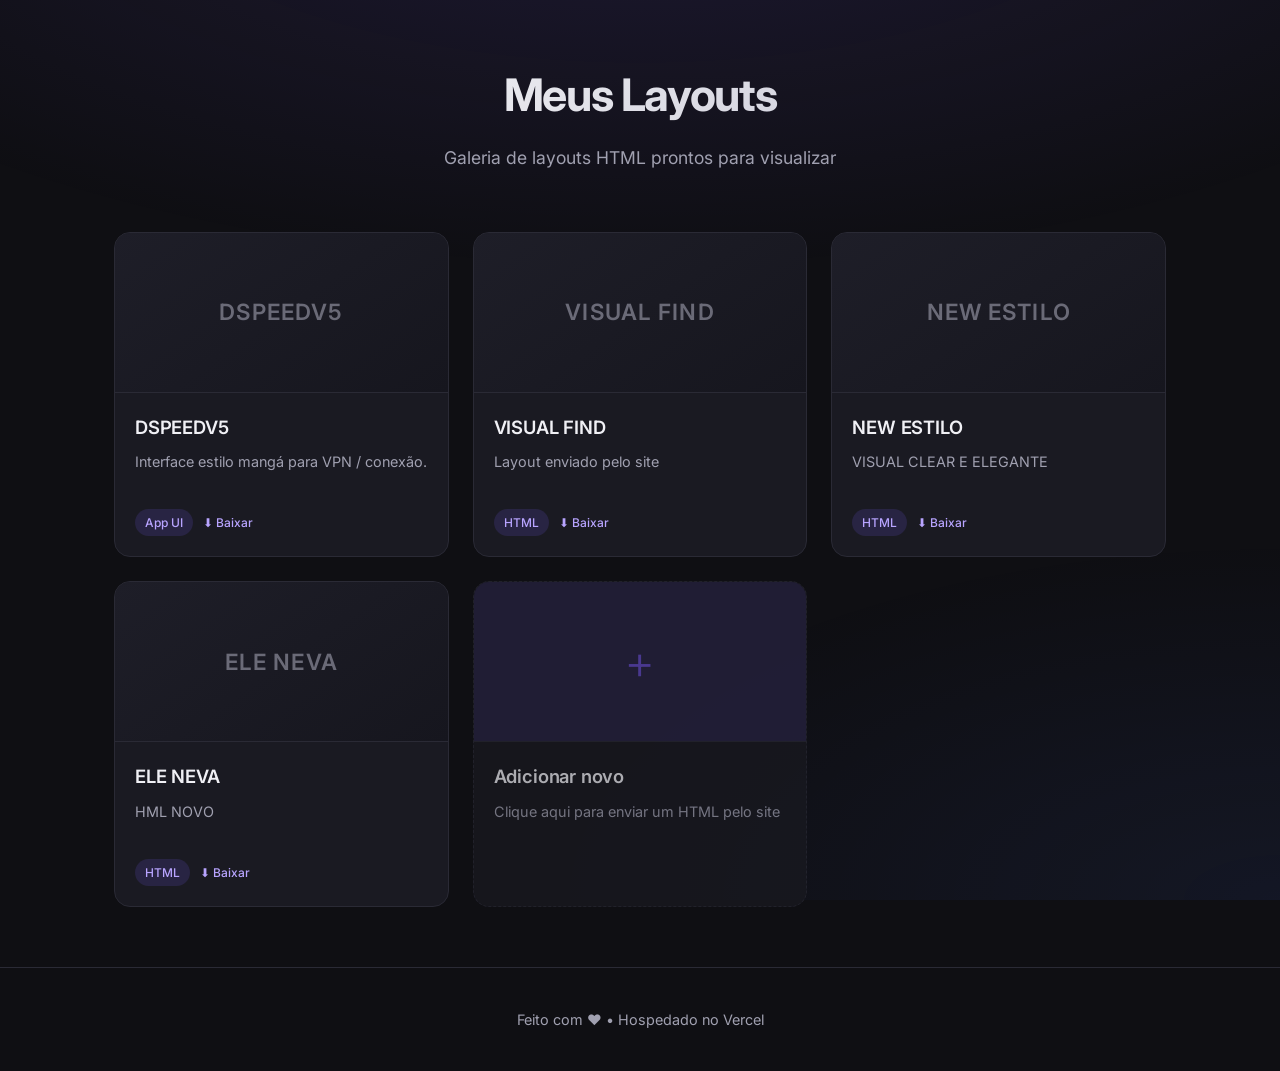
<file: index.html>
<!DOCTYPE html>
<html lang="pt-BR">
<head>
  <meta charset="UTF-8">
  <meta name="viewport" content="width=device-width, initial-scale=1.0">
  <title>Meus Layouts HTML</title>
  <link rel="stylesheet" href="styles.css">
  <link rel="preconnect" href="https://fonts.googleapis.com">
  <link rel="preconnect" href="https://fonts.gstatic.com" crossorigin>
  <link href="https://fonts.googleapis.com/css2?family=Inter:wght@400;500;600;700&display=swap" rel="stylesheet">
</head>
<body>
  <div class="background"></div>

  <header>
    <div class="container">
      <h1>Meus Layouts</h1>
      <p class="subtitle">Galeria de layouts HTML prontos para visualizar</p>
    </div>
  </header>

  <main class="container">
    <section class="gallery">
      
        <!-- Card DSPEEDV5 -->
      <div class="card">
        <a href="layouts/layout-dt-1.html" target="_blank" class="card-link">
          <div class="card-preview">
            <div class="preview-placeholder">DSPEEDV5</div>
          </div>
          <div class="card-content">
            <h2>DSPEEDV5</h2>
            <p>Interface estilo mangá para VPN / conexão.</p>
          </div>
        </a>
        <div class="card-footer">
          <span class="badge">App UI</span>
          <a href="layouts/layout-dt-1.html" download="layout-dt-1.html" class="download-btn">⬇ Baixar</a>
        </div>
      </div>

      
      <!-- Card VISUAL FIND -->
      <div class="card">
        <a href="layouts/dtunnel-2.html" target="_blank" class="card-link">
          <div class="card-preview">
            <div class="preview-placeholder">VISUAL FIND</div>
          </div>
          <div class="card-content">
            <h2>VISUAL FIND</h2>
            <p>Layout enviado pelo site</p>
          </div>
        </a>
        <div class="card-footer">
          <span class="badge">HTML</span>
          <a href="layouts/dtunnel-2.html" download="dtunnel-2.html" class="download-btn">⬇ Baixar</a>
        </div>
      </div>


      <!-- Card NEW ESTILO -->
      <div class="card">
        <a href="layouts/layout-dt-2.html" target="_blank" class="card-link">
          <div class="card-preview">
            <div class="preview-placeholder">NEW ESTILO</div>
          </div>
          <div class="card-content">
            <h2>NEW ESTILO</h2>
            <p>VISUAL CLEAR E ELEGANTE</p>
          </div>
        </a>
        <div class="card-footer">
          <span class="badge">HTML</span>
          <a href="layouts/layout-dt-2.html" download="layout-dt-2.html" class="download-btn">⬇ Baixar</a>
        </div>
      </div>


      <!-- Card ELE NEVA -->
      <div class="card">
        <a href="layouts/nevou.html" target="_blank" class="card-link">
          <div class="card-preview">
            <div class="preview-placeholder">ELE NEVA</div>
          </div>
          <div class="card-content">
            <h2>ELE NEVA</h2>
            <p>HML NOVO</p>
          </div>
        </a>
        <div class="card-footer">
          <span class="badge">HTML</span>
          <a href="layouts/nevou.html" download="nevou.html" class="download-btn">⬇ Baixar</a>
        </div>
      </div>

<!-- Card Adicionar novo -->
      <a href="upload.html" class="card card-empty">
        <div class="card-preview empty">
          <div class="plus">+</div>
        </div>
        <div class="card-content">
          <h2>Adicionar novo</h2>
          <p>Clique aqui para enviar um HTML pelo site</p>
        </div>
      </a>

    </section>
  </main>

  <footer>
    <div class="container">
      <p>Feito com ❤️ • Hospedado no Vercel</p>
    </div>
  </footer>

</body>
</html>
</file>
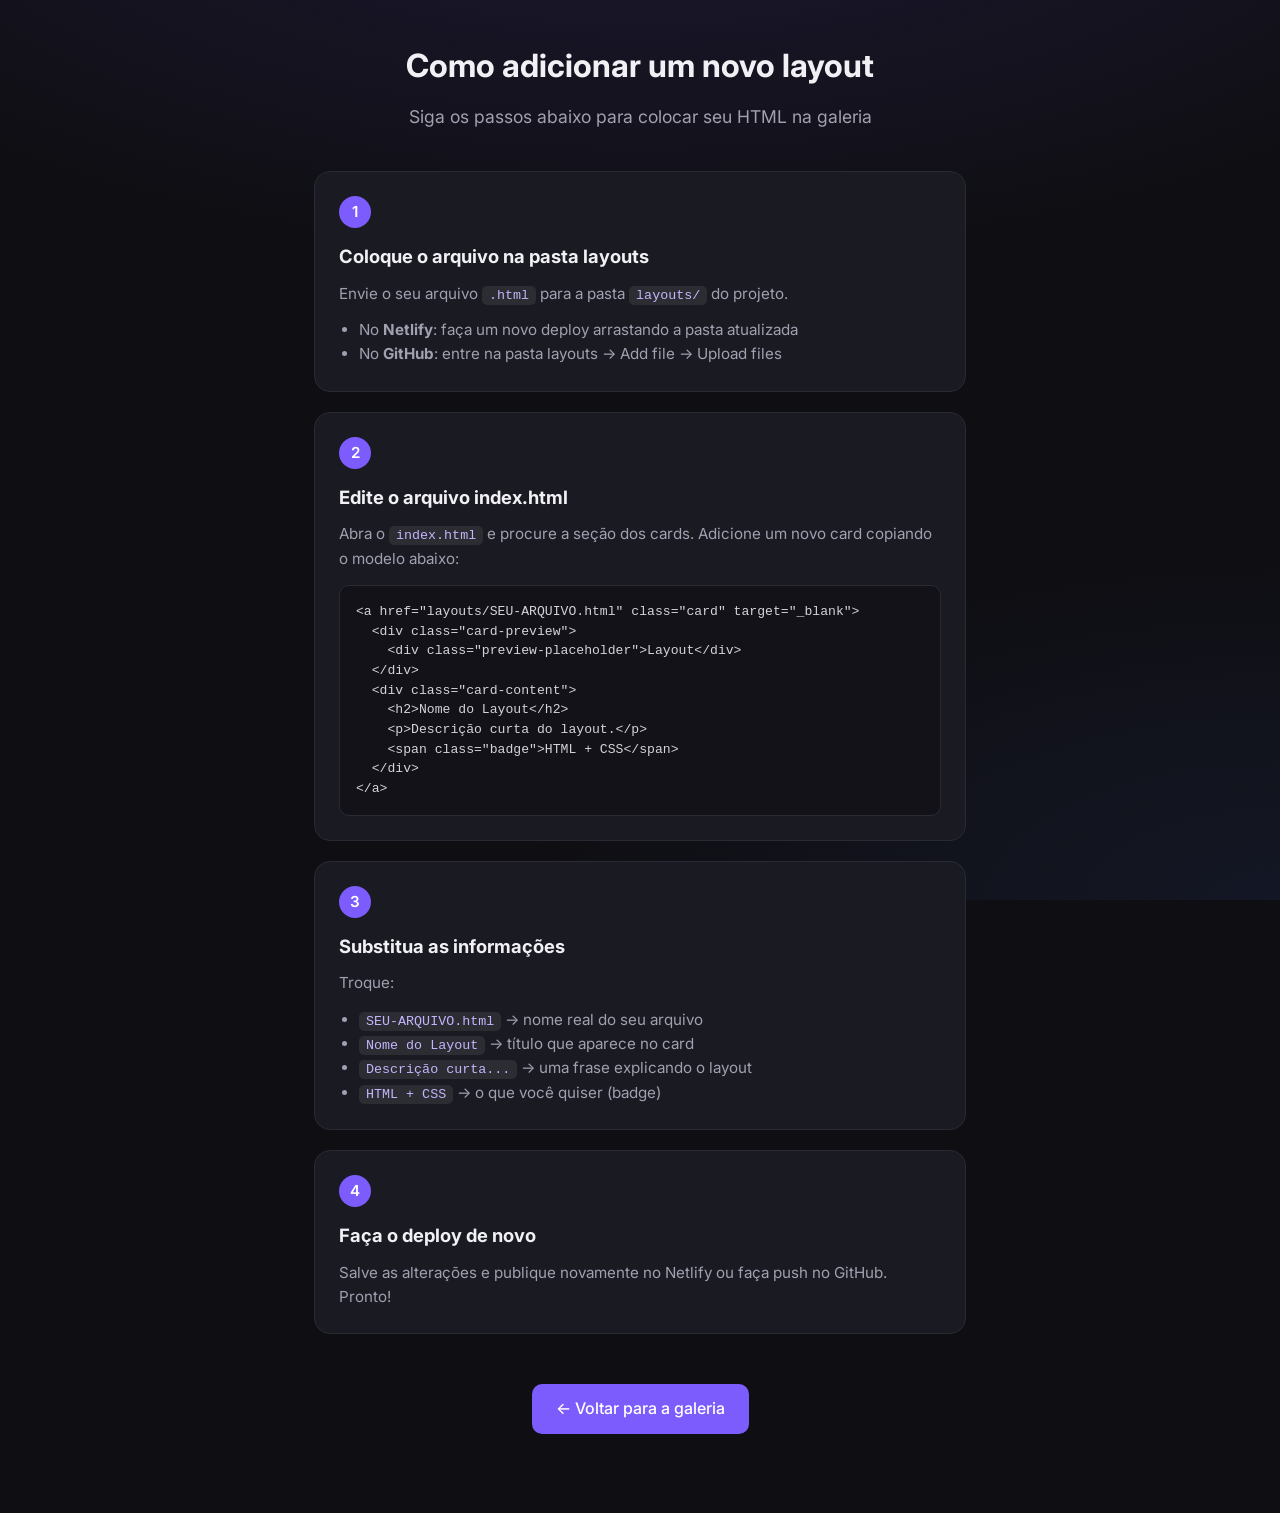
<file: adicionar.html>
<!DOCTYPE html>
<html lang="pt-BR">
<head>
  <meta charset="UTF-8">
  <meta name="viewport" content="width=device-width, initial-scale=1.0">
  <title>Como adicionar um novo layout</title>
  <link rel="stylesheet" href="styles.css">
  <link rel="preconnect" href="https://fonts.googleapis.com">
  <link rel="preconnect" href="https://fonts.gstatic.com" crossorigin>
  <link href="https://fonts.googleapis.com/css2?family=Inter:wght@400;500;600;700&display=swap" rel="stylesheet">
  <style>
    .instructions {
      max-width: 700px;
      margin: 0 auto;
      padding: 40px 24px 80px;
    }

    .instructions h1 {
      font-size: 2rem;
      margin-bottom: 12px;
      text-align: center;
    }

    .instructions .subtitle {
      text-align: center;
      color: var(--text-muted);
      margin-bottom: 40px;
    }

    .step {
      background: var(--card-bg);
      border: 1px solid var(--border);
      border-radius: var(--radius);
      padding: 24px;
      margin-bottom: 20px;
    }

    .step-number {
      display: inline-flex;
      align-items: center;
      justify-content: center;
      width: 32px;
      height: 32px;
      background: var(--accent);
      color: white;
      font-weight: 600;
      border-radius: 50%;
      font-size: 0.95rem;
      margin-bottom: 14px;
    }

    .step h2 {
      font-size: 1.15rem;
      margin-bottom: 10px;
    }

    .step p, .step li {
      color: var(--text-muted);
      font-size: 0.95rem;
      line-height: 1.6;
    }

    .step ul {
      margin: 12px 0 0 20px;
    }

    .step code {
      background: rgba(255,255,255,0.08);
      padding: 2px 7px;
      border-radius: 5px;
      font-size: 0.88em;
      color: #c4b5fd;
    }

    .code-block {
      background: #121218;
      border: 1px solid var(--border);
      border-radius: 10px;
      padding: 16px;
      margin-top: 14px;
      overflow-x: auto;
      font-family: ui-monospace, SFMono-Regular, Menlo, Monaco, Consolas, monospace;
      font-size: 0.82rem;
      color: #d4d4d8;
      line-height: 1.5;
      white-space: pre;
    }

    .back-btn {
      display: inline-block;
      margin-top: 30px;
      background: var(--accent);
      color: white;
      padding: 12px 24px;
      border-radius: 10px;
      text-decoration: none;
      font-weight: 500;
      transition: background 0.2s;
    }

    .back-btn:hover {
      background: #6a4de0;
    }

    .center {
      text-align: center;
    }
  </style>
</head>
<body>
  <div class="background"></div>

  <div class="instructions">
    <h1>Como adicionar um novo layout</h1>
    <p class="subtitle">Siga os passos abaixo para colocar seu HTML na galeria</p>

    <div class="step">
      <div class="step-number">1</div>
      <h2>Coloque o arquivo na pasta layouts</h2>
      <p>Envie o seu arquivo <code>.html</code> para a pasta <code>layouts/</code> do projeto.</p>
      <ul>
        <li>No <strong>Netlify</strong>: faça um novo deploy arrastando a pasta atualizada</li>
        <li>No <strong>GitHub</strong>: entre na pasta layouts → Add file → Upload files</li>
      </ul>
    </div>

    <div class="step">
      <div class="step-number">2</div>
      <h2>Edite o arquivo index.html</h2>
      <p>Abra o <code>index.html</code> e procure a seção dos cards. Adicione um novo card copiando o modelo abaixo:</p>
      
      <div class="code-block">&lt;a href="layouts/SEU-ARQUIVO.html" class="card" target="_blank"&gt;
  &lt;div class="card-preview"&gt;
    &lt;div class="preview-placeholder"&gt;Layout&lt;/div&gt;
  &lt;/div&gt;
  &lt;div class="card-content"&gt;
    &lt;h2&gt;Nome do Layout&lt;/h2&gt;
    &lt;p&gt;Descrição curta do layout.&lt;/p&gt;
    &lt;span class="badge"&gt;HTML + CSS&lt;/span&gt;
  &lt;/div&gt;
&lt;/a&gt;</div>
    </div>

    <div class="step">
      <div class="step-number">3</div>
      <h2>Substitua as informações</h2>
      <p>Troque:</p>
      <ul>
        <li><code>SEU-ARQUIVO.html</code> → nome real do seu arquivo</li>
        <li><code>Nome do Layout</code> → título que aparece no card</li>
        <li><code>Descrição curta...</code> → uma frase explicando o layout</li>
        <li><code>HTML + CSS</code> → o que você quiser (badge)</li>
      </ul>
    </div>

    <div class="step">
      <div class="step-number">4</div>
      <h2>Faça o deploy de novo</h2>
      <p>Salve as alterações e publique novamente no Netlify ou faça push no GitHub. Pronto!</p>
    </div>

    <div class="center">
      <a href="index.html" class="back-btn">← Voltar para a galeria</a>
    </div>
  </div>

</body>
</html>
</file>
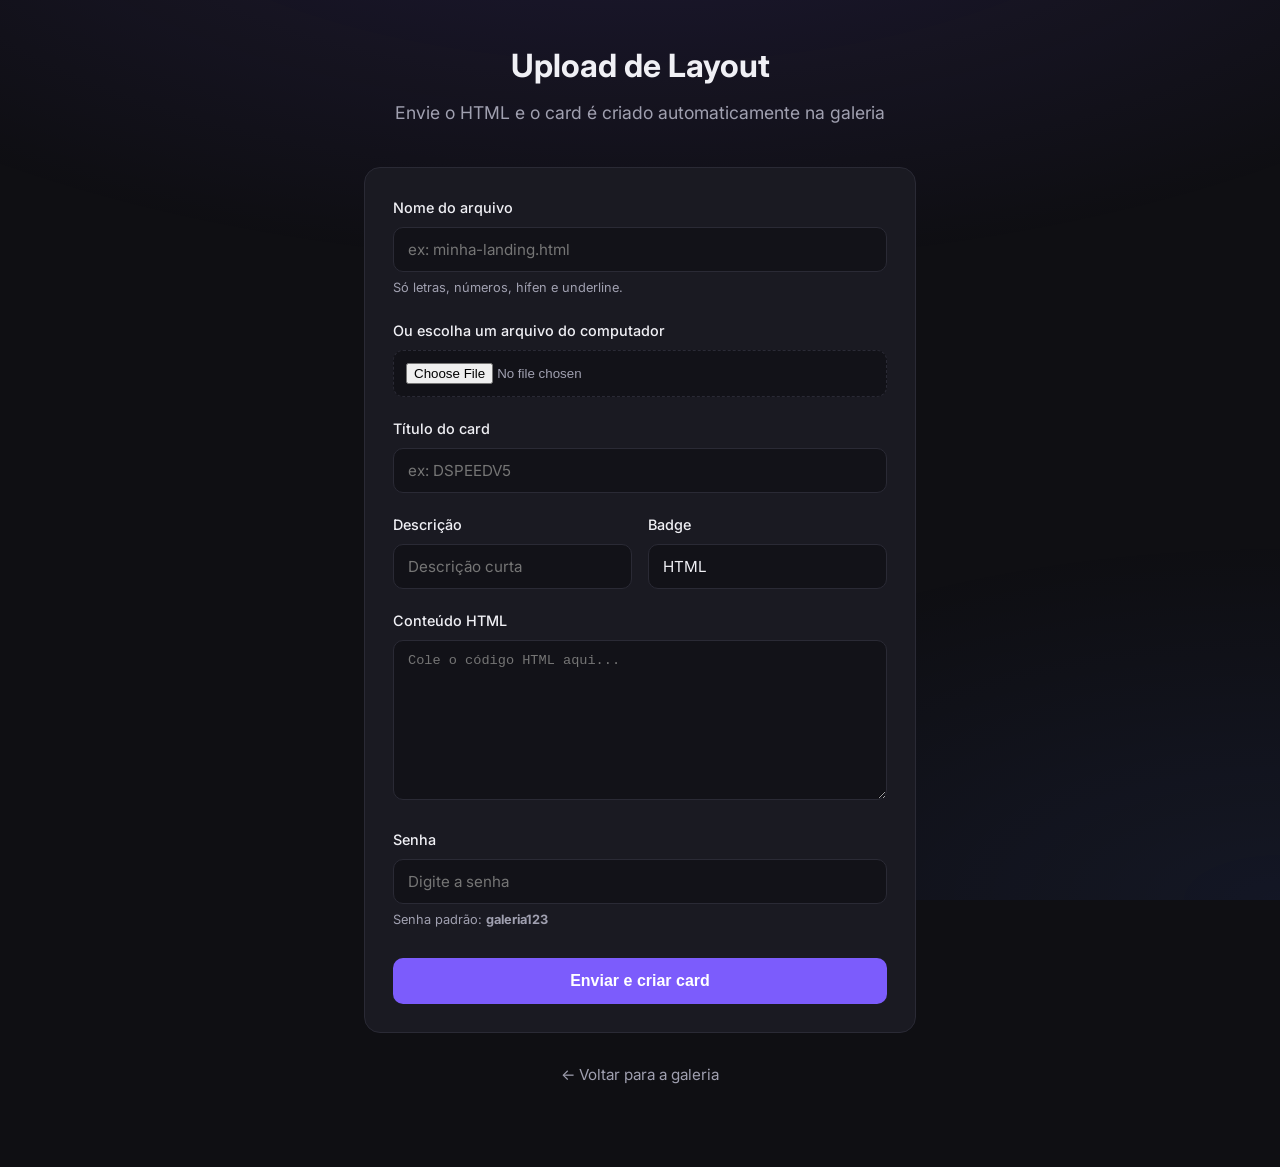
<file: upload.html>
<!DOCTYPE html>
<html lang="pt-BR">
<head>
  <meta charset="UTF-8">
  <meta name="viewport" content="width=device-width, initial-scale=1.0">
  <title>Upload de Layout HTML</title>
  <link rel="stylesheet" href="styles.css">
  <link rel="preconnect" href="https://fonts.googleapis.com">
  <link rel="preconnect" href="https://fonts.gstatic.com" crossorigin>
  <link href="https://fonts.googleapis.com/css2?family=Inter:wght@400;500;600;700&display=swap" rel="stylesheet">
  <style>
    .upload-container {
      max-width: 600px;
      margin: 0 auto;
      padding: 40px 24px 80px;
    }
    .upload-container h1 {
      font-size: 2rem;
      text-align: center;
      margin-bottom: 8px;
    }
    .upload-container .subtitle {
      text-align: center;
      color: var(--text-muted);
      margin-bottom: 40px;
    }
    .form-card {
      background: var(--card-bg);
      border: 1px solid var(--border);
      border-radius: var(--radius);
      padding: 28px;
    }
    .form-group {
      margin-bottom: 20px;
    }
    .form-group label {
      display: block;
      font-size: 0.9rem;
      font-weight: 500;
      margin-bottom: 8px;
      color: var(--text);
    }
    .form-group input[type="text"],
    .form-group input[type="password"],
    .form-group textarea {
      width: 100%;
      background: #121218;
      border: 1px solid var(--border);
      border-radius: 10px;
      padding: 12px 14px;
      color: var(--text);
      font-family: inherit;
      font-size: 0.95rem;
      outline: none;
      transition: border-color 0.2s;
    }
    .form-group input:focus,
    .form-group textarea:focus {
      border-color: var(--accent);
    }
    .form-group textarea {
      min-height: 160px;
      resize: vertical;
      font-family: ui-monospace, SFMono-Regular, Menlo, Monaco, Consolas, monospace;
      font-size: 0.85rem;
    }
    .form-group input[type="file"] {
      width: 100%;
      padding: 12px;
      background: #121218;
      border: 1px dashed var(--border);
      border-radius: 10px;
      color: var(--text-muted);
      cursor: pointer;
    }
    .form-row {
      display: grid;
      grid-template-columns: 1fr 1fr;
      gap: 16px;
    }
    @media (max-width: 500px) {
      .form-row { grid-template-columns: 1fr; }
    }
    .btn {
      width: 100%;
      background: var(--accent);
      color: white;
      border: none;
      padding: 14px;
      border-radius: 10px;
      font-size: 1rem;
      font-weight: 600;
      cursor: pointer;
      transition: background 0.2s;
      margin-top: 8px;
    }
    .btn:hover { background: #6a4de0; }
    .btn:disabled { opacity: 0.6; cursor: not-allowed; }
    .message {
      margin-top: 20px;
      padding: 14px 16px;
      border-radius: 10px;
      font-size: 0.9rem;
      display: none;
    }
    .message.success {
      background: rgba(34, 197, 94, 0.15);
      border: 1px solid rgba(34, 197, 94, 0.3);
      color: #86efac;
      display: block;
    }
    .message.error {
      background: rgba(239, 68, 68, 0.15);
      border: 1px solid rgba(239, 68, 68, 0.3);
      color: #fca5a5;
      display: block;
    }
    .back-link {
      display: block;
      text-align: center;
      margin-top: 30px;
      color: var(--text-muted);
      text-decoration: none;
      font-size: 0.95rem;
    }
    .back-link:hover { color: var(--accent); }
    .hint {
      font-size: 0.8rem;
      color: var(--text-muted);
      margin-top: 6px;
    }
  </style>
</head>
<body>
  <div class="background"></div>

  <div class="upload-container">
    <h1>Upload de Layout</h1>
    <p class="subtitle">Envie o HTML e o card é criado automaticamente na galeria</p>

    <div class="form-card">
      <form id="uploadForm">
        <div class="form-group">
          <label for="filename">Nome do arquivo</label>
          <input type="text" id="filename" placeholder="ex: minha-landing.html" required>
          <p class="hint">Só letras, números, hífen e underline.</p>
        </div>

        <div class="form-group">
          <label for="file">Ou escolha um arquivo do computador</label>
          <input type="file" id="file" accept=".html,text/html">
        </div>

        <div class="form-group">
          <label for="title">Título do card</label>
          <input type="text" id="title" placeholder="ex: DSPEEDV5" required>
        </div>

        <div class="form-row">
          <div class="form-group">
            <label for="description">Descrição</label>
            <input type="text" id="description" placeholder="Descrição curta">
          </div>
          <div class="form-group">
            <label for="badge">Badge</label>
            <input type="text" id="badge" placeholder="ex: App UI" value="HTML">
          </div>
        </div>

        <div class="form-group">
          <label for="content">Conteúdo HTML</label>
          <textarea id="content" placeholder="Cole o código HTML aqui..." required></textarea>
        </div>

        <div class="form-group">
          <label for="password">Senha</label>
          <input type="password" id="password" placeholder="Digite a senha" required>
          <p class="hint">Senha padrão: <strong>galeria123</strong></p>
        </div>

        <button type="submit" class="btn" id="submitBtn">Enviar e criar card</button>
      </form>

      <div id="message" class="message"></div>
    </div>

    <a href="index.html" class="back-link">← Voltar para a galeria</a>
  </div>

  <script>
    const form = document.getElementById("uploadForm");
    const fileInput = document.getElementById("file");
    const contentArea = document.getElementById("content");
    const filenameInput = document.getElementById("filename");
    const titleInput = document.getElementById("title");
    const messageEl = document.getElementById("message");
    const submitBtn = document.getElementById("submitBtn");

    fileInput.addEventListener("change", async (e) => {
      const file = e.target.files[0];
      if (!file) return;
      filenameInput.value = file.name;
      if (!titleInput.value) {
        titleInput.value = file.name.replace(/\.html$/i, "");
      }
      const text = await file.text();
      contentArea.value = text;
    });

    form.addEventListener("submit", async (e) => {
      e.preventDefault();

      const filename = filenameInput.value.trim();
      const content = contentArea.value;
      const title = titleInput.value.trim();
      const description = document.getElementById("description").value.trim();
      const badge = document.getElementById("badge").value.trim();
      const password = document.getElementById("password").value;

      if (!filename || !content || !title) {
        showMessage("Preencha nome do arquivo, título e conteúdo.", "error");
        return;
      }

      submitBtn.disabled = true;
      submitBtn.textContent = "Enviando...";
      messageEl.style.display = "none";

      try {
        const res = await fetch("/api/upload-html", {
          method: "POST",
          headers: { "Content-Type": "application/json" },
          body: JSON.stringify({ filename, content, title, description, badge, password })
        });

        const data = await res.json();

        if (res.ok && data.success) {
          showMessage(data.message, "success");
          form.reset();
          document.getElementById("badge").value = "HTML";
        } else {
          showMessage(data.error || data.details || "Erro ao enviar", "error");
        }
      } catch (err) {
        showMessage("Erro de conexão: " + err.message, "error");
      } finally {
        submitBtn.disabled = false;
        submitBtn.textContent = "Enviar e criar card";
      }
    });

    function showMessage(text, type) {
      messageEl.textContent = text;
      messageEl.className = "message " + type;
      messageEl.style.display = "block";
    }
  </script>
</body>
</html>
</file>
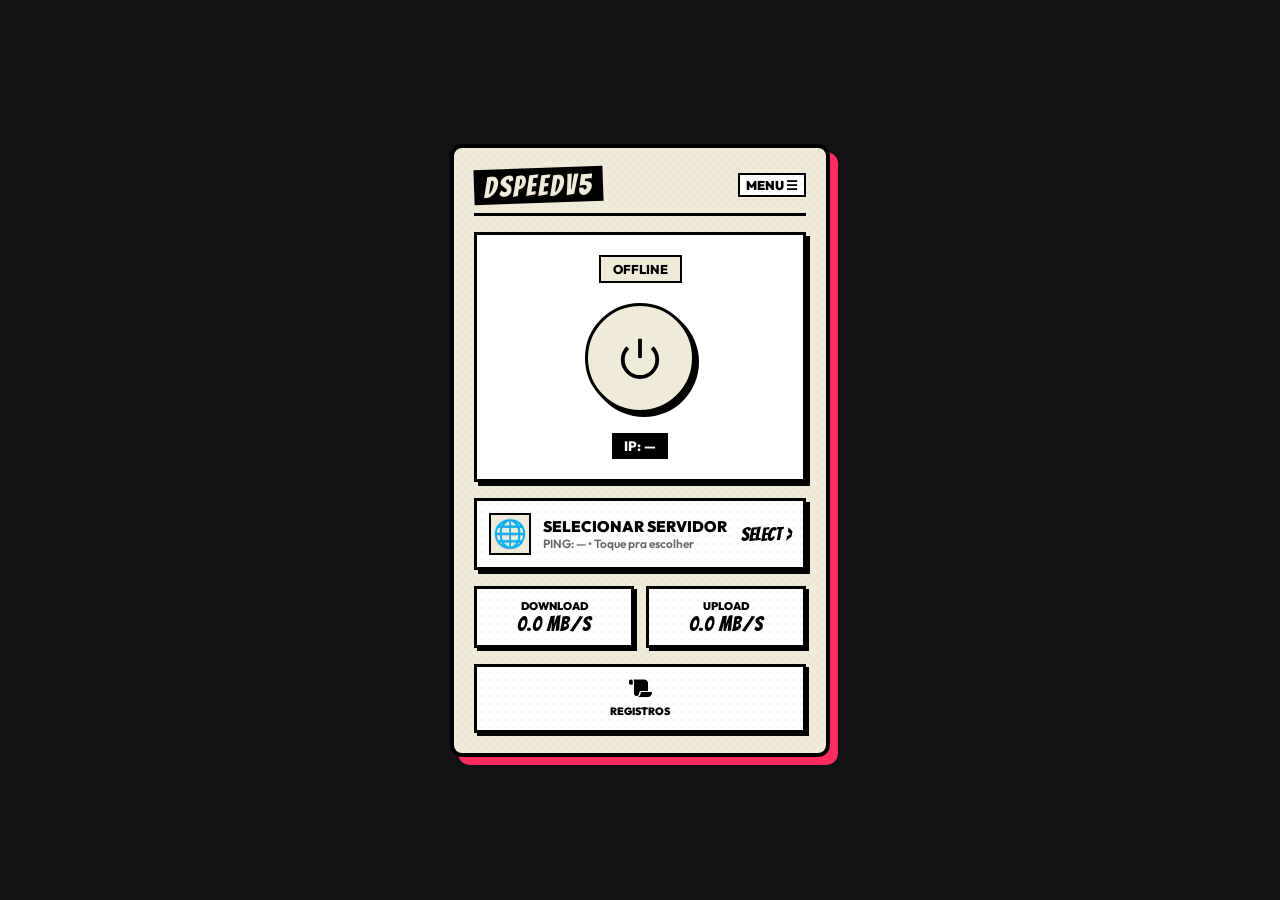
<file: layouts/layout-dt-1.html>
<!DOCTYPE html>
<html lang="pt-BR">
<head>
  <meta charset="UTF-8">
  <meta name="viewport" content="width=device-width, initial-scale=1.0, maximum-scale=1.0, user-scalable=no">
  <title>DSPEEDV5</title>
  <link rel="stylesheet" href="https://cdnjs.cloudflare.com/ajax/libs/font-awesome/6.6.0/css/all.min.css">
  <style>
    @import url('https://fonts.googleapis.com/css2?family=Bangers&family=Outfit:wght@600;800;900&display=swap');

    :root {
      --bg: #121214;
      --manga-paper: #f0ebd8;
      --manga-black: #000000;
      --manga-accent: #ff2a5f;
      --manga-cyan: #00f0ff;
      --manga-yellow: #ffe14d;
      --border-thick: 3px solid var(--manga-black);
    }

    * { box-sizing: border-box; margin: 0; padding: 0; font-family: 'Outfit', sans-serif; }
    html { font-size: clamp(14px, 4vw, 17px); }

    body {
      background-color: var(--bg);
      color: var(--manga-black);
      min-height: 100vh;
      display: flex;
      justify-content: center;
      align-items: center;
      padding: 16px;
    }

    .manga-frame {
      width: 100%;
      max-width: 380px;
      background-color: var(--manga-paper);
      border: 4px solid var(--manga-black);
      border-radius: 12px;
      padding: 20px;
      display: flex;
      flex-direction: column;
      gap: 16px;
      box-shadow: 8px 8px 0px var(--manga-accent);
      position: relative;
      overflow: hidden;
      transition: box-shadow .3s;
    }
    .manga-frame::before {
      content: ""; position: absolute; top:0; left:0; right:0; bottom:0;
      background: radial-gradient(var(--manga-black) 15%, transparent 16%);
      background-size: 8px 8px; opacity: 0.05; pointer-events: none;
    }

    .manga-header { display:flex; justify-content:space-between; align-items:center; border-bottom:3px solid var(--manga-black); padding-bottom:10px; }
    .manga-title { font-family:'Bangers',cursive; font-size:1.7rem; letter-spacing:2px; text-transform:uppercase; background:var(--manga-black); color:var(--manga-paper); padding:2px 10px; transform:rotate(-2deg); }
    .ch-number { font-weight:900; font-size:.75rem; border:2px solid var(--manga-black); padding:2px 6px; background:#fff; cursor:pointer; }

    .manga-panel { border: var(--border-thick); background:#fff; padding:20px; display:flex; flex-direction:column; align-items:center; position:relative; box-shadow:4px 4px 0px var(--manga-black); }
    .sfx-text { position:absolute; top:8px; right:12px; font-family:'Bangers',cursive; font-size:1.4rem; color:var(--manga-accent); transform:rotate(12deg); pointer-events:none; transition:all .2s ease; }
    .status-badge { font-weight:800; font-size:.75rem; text-transform:uppercase; background:var(--manga-paper); border:2px solid var(--manga-black); padding:4px 12px; margin-bottom:20px; transition: background .2s; }

    .trigger-btn { width:110px; height:110px; border-radius:50%; background:var(--manga-paper); border:var(--border-thick); cursor:pointer; display:flex; justify-content:center; align-items:center; position:relative; box-shadow:4px 4px 0px var(--manga-black); transition: transform .1s ease, background-color .3s; outline:none; }
    .trigger-btn:active { transform:translate(2px,2px); box-shadow:2px 2px 0px var(--manga-black); }
    .trigger-icon { width:46px; height:46px; fill:none; stroke:var(--manga-black); stroke-width:2; }

    .ip-box { margin-top:20px; font-weight:800; font-size:.8rem; background:#000; color:#fff; padding:4px 12px; }

    .server-panel { border: var(--border-thick); background:#fff; padding:12px; display:flex; align-items:center; justify-content:space-between; box-shadow:4px 4px 0px var(--manga-black); cursor:pointer; }
    .server-flag { font-size:1.6rem; line-height:1; border:2px solid var(--manga-black); width:42px; height:42px; display:flex; justify-content:center; align-items:center; background:var(--manga-paper); flex-shrink:0; overflow:hidden; }
    .server-flag img { width:100%; height:100%; object-fit:cover; display:block; }
    .server-info { min-width:0; }
    .server-info h3 { font-size:.9rem; font-weight:900; text-transform:uppercase; white-space:nowrap; overflow:hidden; text-overflow:ellipsis; }
    .server-info p { font-size:.7rem; font-weight:600; color:#666; white-space:nowrap; overflow:hidden; text-overflow:ellipsis; }

    .manga-grid { display:grid; grid-template-columns:1fr 1fr; gap:12px; }
    .grid-box { border: var(--border-thick); background:#fff; padding:10px; text-align:center; box-shadow:3px 3px 0px var(--manga-black); }
    .grid-label { font-size:.65rem; font-weight:900; text-transform:uppercase; }
    .grid-value { font-family:'Bangers',cursive; font-size:1.2rem; letter-spacing:1px; }

    .action-row { display:grid; grid-template-columns:1fr 1fr 1fr; gap:10px; }
    .action-box { border: var(--border-thick); background:#fff; padding:12px 6px; text-align:center; box-shadow:3px 3px 0px var(--manga-black); cursor:pointer; transition: transform .1s; }
    .action-box:active { transform:translate(2px,2px); box-shadow:1px 1px 0px var(--manga-black); }
    .action-box i { font-size:1.2rem; }
    .action-box span { display:block; font-size:.62rem; font-weight:900; text-transform:uppercase; margin-top:4px; }

    .manga-toggle-row { display:flex; align-items:center; justify-content:space-between; border:var(--border-thick); background:#fff; padding:12px 14px; box-shadow:3px 3px 0px var(--manga-black); }
    .manga-toggle { font-family:'Bangers',cursive; font-size:.85rem; letter-spacing:1px; border:2px solid var(--manga-black); padding:5px 14px; cursor:pointer; background:#fff; transition:.15s; }
    .manga-toggle.on { background: var(--manga-cyan); }

    body[data-state="CONNECTED"] .manga-frame { box-shadow: 8px 8px 0px var(--manga-cyan); }
    body[data-state="CONNECTED"] .trigger-btn { background: var(--manga-cyan); }
    body[data-state="CONNECTED"] .status-badge { background: var(--manga-cyan); }

    body[data-state="CONNECTING"] .trigger-btn, body[data-state="AUTH"] .trigger-btn, body[data-state="DISCONNECTING"] .trigger-btn { background: var(--manga-yellow); animation: mangaPulse .6s infinite alternate; }
    body[data-state="CONNECTING"] .status-badge, body[data-state="AUTH"] .status-badge, body[data-state="DISCONNECTING"] .status-badge { background: var(--manga-yellow); }
    @keyframes mangaPulse { from{ transform:scale(1); } to{ transform:scale(1.06); } }

    body[data-state="NO_NETWORK"] .manga-frame, body[data-state="AUTH_FAILED"] .manga-frame { box-shadow: 8px 8px 0px var(--manga-accent); }
    body[data-state="NO_NETWORK"] .trigger-btn, body[data-state="AUTH_FAILED"] .trigger-btn { background: var(--manga-accent); }
    body[data-state="NO_NETWORK"] .status-badge, body[data-state="AUTH_FAILED"] .status-badge { background: var(--manga-accent); color:#fff; }

    .speed-modal{
    width:min(92vw,500px);
    aspect-ratio:1/1;
}
    .modal-overlay { display:none; position:fixed; inset:0; background:rgba(0,0,0,.6); z-index:50; align-items:center; justify-content:center; padding:16px; }
    .modal-overlay.open { display:flex; }
    .modal-pop { animation: modalPop .2s ease-out; }
    @keyframes modalPop { from{opacity:0; transform:translateY(24px) scale(.96);} to{opacity:1; transform:translateY(0) scale(1);} }
    .manga-modal { width:100%; max-width:380px; background:var(--manga-paper); border:4px solid var(--manga-black); border-radius:12px; box-shadow:8px 8px 0px var(--manga-accent); max-height:85vh; display:flex; flex-direction:column; overflow:hidden; }
    .manga-modal-header { display:flex; align-items:center; justify-content:space-between; padding:16px 18px; border-bottom:3px solid var(--manga-black); flex-shrink:0; }
    .manga-modal-title { font-family:'Bangers',cursive; font-size:1.2rem; letter-spacing:1px; text-transform:uppercase; }
    .manga-close { border:2px solid var(--manga-black); background:#fff; width:34px; height:34px; display:flex; align-items:center; justify-content:center; cursor:pointer; box-shadow:2px 2px 0 var(--manga-black); flex-shrink:0; }
    .manga-close:active { transform:translate(1px,1px); box-shadow:1px 1px 0 var(--manga-black); }
    .manga-modal-body { padding:16px 18px; overflow-y:auto; }
    .manga-input { border:2.5px solid var(--manga-black); background:#fff; padding:10px 14px; display:flex; align-items:center; gap:10px; margin-bottom:12px; }
    .manga-input input { flex:1; border:none; outline:none; background:transparent; font-size:1rem; font-weight:600; font-family:'Outfit',sans-serif; }
    .manga-btn { font-family:'Bangers',cursive; letter-spacing:1px; text-transform:uppercase; border:2.5px solid var(--manga-black); padding:12px; text-align:center; cursor:pointer; box-shadow:3px 3px 0 var(--manga-black); transition:.1s; background:#fff; }
    .manga-btn:active { transform:translate(2px,2px); box-shadow:1px 1px 0 var(--manga-black); }
    .manga-btn-primary { background: var(--manga-cyan); }
    .manga-btn-danger { background: var(--manga-accent); color:#fff; }
    .server-list-item { border:2px solid var(--manga-black); background:#fff; padding:10px 12px; display:flex; align-items:center; gap:12px; margin-bottom:8px; cursor:pointer; box-shadow:2px 2px 0 var(--manga-black); }
    .server-list-item.active { background: var(--manga-cyan); }
    .log-entry { display:block; font-family:'Courier New',monospace; font-size:.68rem; line-height:1.6; border-bottom:1px dashed rgba(0,0,0,.15); }
    #logBox { background:#fff; border:2.5px solid var(--manga-black); padding:10px; height:280px; overflow-y:auto; }
    ::-webkit-scrollbar { width:0; height:0; }
  </style>
</head>
<body data-state="DISCONNECTED">

  <div class="manga-frame">

    <div class="manga-header">
      <div class="manga-title">DSPEEDV5</div>
      <div class="ch-number" onclick="openMenuModal()">MENU ☰</div>
    </div>

    <div class="manga-panel">
      <div class="sfx-text" id="sfx"></div>
      <div class="status-badge" id="statusBadge">OFFLINE</div>

      <button class="trigger-btn" id="triggerBtn" onclick="handleConnect()">
        <svg class="trigger-icon" viewBox="0 0 24 24">
          <path d="M12 2v10M18.4 6.6a9 9 0 1 1-12.8 0"/>
        </svg>
      </button>

      <div class="ip-box">IP: <span id="ipDisplay">—</span></div>
    </div>

    <div class="server-panel" onclick="openServerModal()">
      <div style="display:flex; align-items:center; gap:12px; min-width:0;">
        <div class="server-flag" id="serverFlagIcon">🌐</div>
        <div class="server-info">
          <h3 id="current-server">SELECIONAR SERVIDOR</h3>
          <p id="serverPingText">PING: — • Toque pra escolher</p>
        </div>
      </div>
      <div style="font-family:'Bangers',cursive; font-size:1.1rem; flex-shrink:0;">SELECT ›</div>
    </div>

    <div class="manga-grid">
      <div class="grid-box">
        <div class="grid-label">Download</div>
        <div class="grid-value" id="downVal">0.0 MB/S</div>
      </div>
      <div class="grid-box">
        <div class="grid-label">Upload</div>
        <div class="grid-value" id="upVal">0.0 MB/S</div>
      </div>
    </div>

    <div class="action-row" style="grid-template-columns:1fr;">
      <div class="action-box" onclick="openLogsModal()"><i class="fa-solid fa-scroll"></i><span>Registros</span></div>
    </div>

  </div>

  <div id="connectModal" class="modal-overlay">
    <div class="manga-modal modal-pop">
      <div class="manga-modal-header">
        <div class="manga-modal-title">Invocar Conexão</div>
        <div class="manga-close" onclick="closeConnectModal()"><i class="fa-solid fa-xmark"></i></div>
      </div>
      <div class="manga-modal-body">
        <div id="userGroup" class="manga-input"><i class="fa-solid fa-user"></i><input id="username" type="text" placeholder="Usuário"></div>
        <div id="passGroup" class="manga-input"><i class="fa-solid fa-lock"></i><input id="password" type="password" placeholder="Senha"><i id="eyeIcon" class="fa-solid fa-eye" style="cursor:pointer" onclick="togglePwd()"></i></div>
        <div id="uuidGroup" class="manga-input" style="display:none"><i class="fa-solid fa-key"></i><input id="uuid" type="text" placeholder="UUID V2Ray"></div>
        <div style="display:flex; gap:10px; margin-top:6px;">
          <div class="manga-btn" style="flex:1" onclick="closeConnectModal()">Fechar</div>
          <div class="manga-btn manga-btn-primary" style="flex:2" onclick="startConnection()">Conectar!</div>
        </div>
      </div>
    </div>
  </div>

  <div id="serverModal" class="modal-overlay">
    <div class="manga-modal modal-pop">
      <div class="manga-modal-header">
        <div class="manga-modal-title">Escolher Servidor</div>
        <div class="manga-close" onclick="closeServerModal()"><i class="fa-solid fa-xmark"></i></div>
      </div>
      <div class="manga-modal-body" id="serverListInline">
        <p style="font-weight:600; text-align:center; color:#666;">Carregando servidores…</p>
      </div>
    </div>
  </div>

  <div id="logsModal" class="modal-overlay">
    <div class="manga-modal modal-pop">
      <div class="manga-modal-header">
        <div class="manga-modal-title">Registros</div>
        <div style="display:flex; gap:8px;">
          <div class="manga-btn" style="padding:6px 12px; font-size:.7rem;" onclick="clearLogs()">Limpar</div>
          <div class="manga-close" onclick="closeLogsModal()"><i class="fa-solid fa-xmark"></i></div>
        </div>
      </div>
      <div class="manga-modal-body">
        <div id="logBox"><span class="log-entry">Aguardando conexão…</span></div>
      </div>
    </div>
  </div>

  <div id="menuModal" class="modal-overlay">
    <div class="manga-modal modal-pop">
      <div class="manga-modal-header">
        <div class="manga-modal-title">Menu</div>
        <div class="manga-close" onclick="closeMenuModal()"><i class="fa-solid fa-xmark"></i></div>
      </div>
      <div class="manga-modal-body">
        <div class="manga-toggle-row" style="margin-bottom:16px;">
          <span style="font-weight:800; font-size:.85rem;">⚡ Auto Connect</span>
          <div id="autoConnect" class="manga-toggle" onclick="openAutoConnectInfo()">DESATIVADO</div>
        </div>
        <div class="action-row" style="grid-template-columns:1fr 1fr 1fr; margin-bottom:10px;">
          <div class="action-box" onclick="menuAct('update')"><i class="fa-solid fa-rotate"></i><span>Atualizar</span></div>
          <div class="action-box" onclick="menuAct('speed')"><i class="fa-solid fa-gauge-high"></i><span>Speed Test</span></div>
          <div class="action-box" onclick="menuAct('painel')"><i class="fa-solid fa-earth-americas"></i><span>Painel</span></div>
          <div class="action-box" onclick="menuAct('apn')"><i class="fa-solid fa-sliders"></i><span>APN</span></div>
          <div class="action-box" onclick="menuAct('hotspot')"><i class="fa-solid fa-wifi"></i><span>Hotspot</span></div>
          <div class="action-box" onclick="menuAct('airplane')"><i class="fa-solid fa-plane"></i><span id="airplaneLbl">Avião</span></div>
          <div class="action-box" onclick="menuAct('battery')"><i class="fa-solid fa-battery-full"></i><span>Bateria</span></div>
          <div class="action-box" onclick="menuAct('check')"><i class="fa-solid fa-user-check"></i><span>Check User</span></div>
          <div class="action-box" onclick="menuAct('clean')" style="border-color:var(--manga-accent);"><i class="fa-solid fa-trash" style="color:var(--manga-accent);"></i><span style="color:var(--manga-accent);">Limpar</span></div>
        </div>
      </div>
    </div>
  </div>

  <div id="autoConnectModal" class="modal-overlay">
    <div class="manga-modal modal-pop">
      <div class="manga-modal-header">
        <div class="manga-modal-title">⚡ Auto Connect</div>
        <div class="manga-close" onclick="closeAutoConnectInfo()"><i class="fa-solid fa-xmark"></i></div>
      </div>
      <div class="manga-modal-body">
        <p style="font-size:.85rem; line-height:1.6; margin-bottom:10px;">
          Quando <b>ativado</b>, o app faz duas coisas automaticamente:
        </p>
        <div class="manga-input" style="align-items:flex-start;">
          <i class="fa-solid fa-power-off" style="margin-top:3px;"></i>
          <div>
            <div style="font-weight:800; font-size:.8rem;">Ao abrir o app</div>
            <div style="font-size:.75rem; color:#555;">Conecta sozinho, sem precisar tocar no botão.</div>
          </div>
        </div>
        <div class="manga-input" style="align-items:flex-start;">
          <i class="fa-solid fa-list-ol" style="margin-top:3px;"></i>
          <div>
            <div style="font-weight:800; font-size:.8rem;">Testa servidor por servidor</div>
            <div style="font-size:.75rem; color:#555;">Começa pelo servidor atual e, se ele falhar, testa o próximo da lista automaticamente até um conectar.</div>
          </div>
        </div>
        <div class="manga-input" style="align-items:flex-start;">
          <i class="fa-solid fa-rotate-right" style="margin-top:3px;"></i>
          <div>
            <div style="font-weight:800; font-size:.8rem;">Se a conexão cair</div>
            <div style="font-size:.75rem; color:#555;">Repete a mesma varredura automaticamente (até 3 rodadas) — não age se você desconectar manualmente.</div>
          </div>
        </div>
        <p style="font-size:.7rem; color:#666; text-align:center; margin:12px 0 6px;">Status atual: <b id="acInfoStatus">DESATIVADO</b></p>
        <div style="display:flex; gap:10px; margin-top:6px;">
          <div class="manga-btn" style="flex:1" onclick="closeAutoConnectInfo()">Fechar</div>
          <div id="acInfoToggleBtn" class="manga-btn manga-btn-primary" style="flex:2" onclick="confirmToggleAutoConnect()">Ativar</div>
        </div>
      </div>
    </div>
  </div>

  
  <div id="speedModal" class="modal-overlay">
    <div class="manga-modal modal-pop speed-modal">
      <div class="manga-modal-header">
        <div class="manga-modal-title">Speed Test</div>
        <div class="manga-close" onclick="closeSpeedModal()"><i class="fa-solid fa-xmark"></i></div>
      </div>
      <iframe id="speedFrame" src="" allow="autoplay" allowfullscreen style="flex:1; width:100%; border:none;"></iframe>
    </div>
  </div>

  <div id="hotspotModal" class="modal-overlay">
    <div class="manga-modal modal-pop">
      <div class="manga-modal-header">
        <div class="manga-modal-title">Hotspot</div>
        <div class="manga-close" onclick="closeHotspotModal()"><i class="fa-solid fa-xmark"></i></div>
      </div>
      <div class="manga-modal-body">
        <div class="manga-input" style="align-items:center;">
          <div id="hsDot" style="width:14px; height:14px; border-radius:50%; background:#ccc; flex-shrink:0;"></div>
          <div>
            <div style="font-size:.7rem; font-weight:900;">STATUS</div>
            <div id="hsStatusTxt" style="font-weight:700;">Verificando…</div>
            <div id="hsPortTxt" style="font-size:.7rem; color:#666; display:none;"></div>
          </div>
        </div>
        <p style="font-size:.75rem; color:#666; text-align:center; margin:10px 0;">Compartilhe sua VPN via Wi-Fi hotspot</p>
        <div style="display:flex; gap:10px;">
          <div id="hsToggleBtn" class="manga-btn manga-btn-primary" style="flex:2;" onclick="toggleHotspot()">Carregando…</div>
          <div class="manga-btn" style="flex:1;" onclick="closeHotspotModal()">Fechar</div>
        </div>
      </div>
    </div>
  </div>

  <div id="checkUserModal" class="modal-overlay">
    <div class="manga-modal modal-pop">
      <div class="manga-modal-header">
        <div class="manga-modal-title">Check User</div>
        <div class="manga-close" onclick="closeCheckUserModal()"><i class="fa-solid fa-xmark"></i></div>
      </div>
      <div class="manga-modal-body">
        <div id="cuLoading" style="text-align:center; padding:20px 0;">
          <i class="fa-solid fa-circle-notch fa-spin" style="font-size:2rem;"></i>
          <p style="margin-top:10px; font-weight:600; color:#666;">Verificando usuário…</p>
        </div>
        <div id="cuContent" style="display:none;">
          <div class="manga-input"><i class="fa-solid fa-user"></i><div><div style="font-size:.65rem; font-weight:900;">USUÁRIO</div><div id="cuUsername" style="font-weight:700;">—</div></div></div>
          <div class="manga-input"><i class="fa-solid fa-calendar-days"></i><div><div style="font-size:.65rem; font-weight:900;">EXPIRA EM</div><div id="cuExpiration" style="font-weight:700;">—</div></div></div>
          <div class="manga-input"><i class="fa-solid fa-hourglass-half"></i><div><div style="font-size:.65rem; font-weight:900;">DIAS RESTANTES</div><div id="cuDays" style="font-weight:700;">—</div></div></div>
          <div class="manga-input"><i class="fa-solid fa-network-wired"></i><div><div style="font-size:.65rem; font-weight:900;">CONEXÕES</div><div id="cuConnections" style="font-weight:700;">—</div></div></div>
          <p id="cuMessage" style="display:none; font-size:.8rem; color:#666; text-align:center;"></p>
        </div>
        <div id="cuError" style="display:none; text-align:center; padding:20px 0;">
          <i class="fa-solid fa-triangle-exclamation" style="font-size:2rem; color:var(--manga-accent);"></i>
          <p style="margin-top:10px; font-weight:700; color:var(--manga-accent);">Não foi possível verificar o usuário.</p>
        </div>
        <div class="manga-btn manga-btn-primary" style="margin-top:8px;" onclick="openCheckUserModal()">Verificar novamente</div>
      </div>
    </div>
  </div>

<script>

const B = {
  exec(n,fb='') { try{const o=window[n];if(o&&typeof o.execute==='function')return o.execute();}catch(e){}return fb; },
  execW(n,v) { try{const o=window[n];if(o&&typeof o.execute==='function')o.execute(String(v));}catch(e){} },
  get(n,fb='') { try{const o=window[n];if(o&&typeof o.get==='function')return o.get();}catch(e){}return fb; },
  set(n,v) { try{const o=window[n];if(o&&typeof o.set==='function')o.set(String(v??''));}catch(e){} },
  json(n,fb) { try{return JSON.parse(B.exec(n,'')||'');}catch(e){return fb;} },
  clean(v) { const s=String(v??'').trim();return s.toLowerCase()==='locked'?'':s; }
};

function openModal(id){ document.getElementById(id).classList.add('open'); }
function closeModal(id){ document.getElementById(id).classList.remove('open'); }
['connectModal','serverModal','logsModal','menuModal','speedModal','hotspotModal','checkUserModal','autoConnectModal'].forEach(id=>{
  document.addEventListener('DOMContentLoaded', ()=>{
    const el = document.getElementById(id);
    el.addEventListener('click', e=>{ if(e.target===el) closeModal(id); });
  });
});
function openConnectModal(){ openModal('connectModal'); }
function closeConnectModal(){ closeModal('connectModal'); }
function openServerModal(){ renderServersInline(); openModal('serverModal'); }
function closeServerModal(){ closeModal('serverModal'); }
function openLogsModal(){ openModal('logsModal'); pullLogs(); }
function closeLogsModal(){ closeModal('logsModal'); }
function openMenuModal(){ openModal('menuModal'); }
function closeMenuModal(){ closeModal('menuModal'); }
function openSpeedModal(){ openModal('speedModal'); document.getElementById('speedFrame').src='https://fast.com'; }
function closeSpeedModal(){ closeModal('speedModal'); document.getElementById('speedFrame').src=''; }
function openHotspotModal(){ refreshHotspot(); openModal('hotspotModal'); hsPoll=setInterval(refreshHotspot,2000); }
function closeHotspotModal(){ closeModal('hotspotModal'); clearInterval(hsPoll); hsPoll=null; }

let logClearMarker=null;
function loadClearMarker(){ try{ logClearMarker = localStorage.getItem('mvpn_log_clear_marker') || null; }catch(e){ logClearMarker=null; } }
function saveClearMarker(m){ logClearMarker=m; try{ localStorage.setItem('mvpn_log_clear_marker', m||''); }catch(e){} }
function rowKey(r){ if(typeof r==='string') return r; try{ return JSON.stringify(r); }catch(e){ return String(r); } }
function logTime(){ return new Date().toTimeString().slice(0,8); }
function log(msg,color){
  const box=document.getElementById('logBox'); if(!box) return;
  const ph=box.querySelector('span');
  if(ph && (ph.textContent.includes('Aguardando')||ph.textContent.includes('Log limpo'))) ph.remove();
  const s=document.createElement('span'); s.className='log-entry'; s.style.color=color||'#333';
  s.textContent=logTime()+' '+String(msg).replace(/<[^>]*>/g,'');
  box.appendChild(s); while(box.children.length>60) box.removeChild(box.firstChild); box.scrollTop=box.scrollHeight;
}
function clearLogs(){
  for(const k of ['DtClearLogs','DtClearLog','DtLogsClear']){ try{ if(window[k]?.execute) window[k].execute(); }catch(e){} }
  try{
    const raw=B.exec('DtGetLogs',''); const rows=JSON.parse(raw||'[]');
    if(Array.isArray(rows)&&rows.length) saveClearMarker(rowKey(rows[rows.length-1])); else saveClearMarker('__EMPTY__');
  }catch(e){ saveClearMarker('__EMPTY__'); }
  const b=document.getElementById('logBox'); if(b) b.innerHTML='<span class="log-entry">Log limpo.</span>';
}
function pullLogs(){
  try{
    const raw=B.exec('DtGetLogs',''); if(!raw||raw==='[]') return;
    let rows=JSON.parse(raw); if(!Array.isArray(rows)||!rows.length) return;
    if(logClearMarker && logClearMarker!=='__EMPTY__'){
      const idx=rows.findIndex(r=>rowKey(r)===logClearMarker); if(idx>=0) rows=rows.slice(idx+1);
    }
    if(!rows.length) return;
    const box=document.getElementById('logBox'); const ph=box.querySelector('span'); if(ph) ph.remove();
    box.innerHTML='';
    rows.slice(-60).forEach(r=>{
      let ts='',msg='';
      if(typeof r==='string'){msg=r;}else{const k=Object.keys(r);ts=k[0]||'';msg=String(r[ts]||r.message||r.msg||'');}
      msg=msg.replace(/<[^>]*>/g,'').trim(); if(!msg)return;
      const line=ts?ts+' '+msg:msg; const sl=line.toLowerCase();
      const c=/error|fail|falha|invalid|block|timeout/.test(sl)?'#ff2a5f':/connect|succes|101|200/.test(sl)?'#0a7a3d':/connect|auth|warn/.test(sl)?'#a8720a':'#333';
      const s=document.createElement('span'); s.className='log-entry'; s.style.color=c; s.textContent=line;
      box.appendChild(s);
    });
    box.scrollTop=box.scrollHeight;
  }catch(e){}
}

let autoConnectEnabled=false, manualStop=false, prevVpnState='DISCONNECTED', reconnectAttempts=0;
const MAX_RECONNECT_ATTEMPTS=3;
const AUTO_SEQ_TIMEOUT_MS=9000;
let autoSeqActive=false, autoSeqResolve=null, autoSeqList=[], autoSeqIndex=0;
function loadAutoConnect(){
  let v=false; try{v=localStorage.getItem('mvpn_autoconnect')==='1';}catch(e){}
  autoConnectEnabled=v;
  const el=document.getElementById('autoConnect');
  if(el){ el.classList.toggle('on', v); el.textContent = v?'ATIVADO':'DESATIVADO'; }
}
function toggleAutoConnect(){
  autoConnectEnabled=!autoConnectEnabled;
  const el=document.getElementById('autoConnect');
  el.classList.toggle('on', autoConnectEnabled); el.textContent = autoConnectEnabled?'ATIVADO':'DESATIVADO';
  try{localStorage.setItem('mvpn_autoconnect',autoConnectEnabled?'1':'0');}catch(e){}
  log('Auto Connect '+(autoConnectEnabled?'ativado':'desativado')+'.','#0a7a3d');
  if(!autoConnectEnabled) reconnectAttempts=0;
}
function openAutoConnectInfo(){
  document.getElementById('acInfoStatus').textContent = autoConnectEnabled?'ATIVADO':'DESATIVADO';
  const btn=document.getElementById('acInfoToggleBtn');
  btn.textContent = autoConnectEnabled?'Desativar':'Ativar';
  btn.className = 'manga-btn ' + (autoConnectEnabled?'manga-btn-danger':'manga-btn-primary');
  openModal('autoConnectModal');
}
function closeAutoConnectInfo(){ closeModal('autoConnectModal'); }
function confirmToggleAutoConnect(){
  toggleAutoConnect();
  openAutoConnectInfo();
}
function flattenServers(){
  const out=[];
  configs.forEach(g=>(g.items||[]).forEach(it=>out.push(it)));
  return out;
}
function waitForConnectionResult(timeoutMs){
  return new Promise(resolve=>{
    let done=false;
    const timer=setTimeout(()=>{ if(done)return; done=true; autoSeqResolve=null; resolve('TIMEOUT'); }, timeoutMs);
    autoSeqResolve=(val)=>{ if(done)return; done=true; clearTimeout(timer); autoSeqResolve=null; resolve(val); };
  });
}
async function tryNextServerInSequence(){
  if(autoSeqIndex>=autoSeqList.length){
    autoSeqActive=false;
    log('[AUTO CONNECT] Nenhum servidor conectou.','#ff2a5f');
    renderState('DISCONNECTED');
    return;
  }
  const item=autoSeqList[autoSeqIndex];
  autoSeqIndex++;
  selectedId=item.id; dtSetCfg(item.id); displayServer(item);
  try{localStorage.setItem('mvpn_srv',JSON.stringify(item));}catch(e){}
  renderServersInline();
  log('[AUTO CONNECT] Testando: '+(item.name||item.id)+' ('+autoSeqIndex+'/'+autoSeqList.length+')','#a8720a');
  renderState('CONNECTING');
  B.exec('DtExecuteVpnStart');

  const result = await waitForConnectionResult(AUTO_SEQ_TIMEOUT_MS);
  if(result==='CONNECTED'){
    autoSeqActive=false;
    log('[AUTO CONNECT] Conectado com sucesso em '+(item.name||item.id)+'!','#0a7a3d');
    return;
  }
  log('[AUTO CONNECT] '+(item.name||item.id)+' falhou, tentando próximo…','#ff2a5f');
  try{ B.exec('DtExecuteVpnStop'); }catch(e){}
  await new Promise(r=>setTimeout(r,800));
  await tryNextServerInSequence();
}
function startAutoConnectSequence(){
  if(autoSeqActive) return;
  const list=flattenServers();
  if(!list.length){ log('[AUTO CONNECT] Nenhum servidor disponível.','#ff2a5f'); return; }
  let ordered=list;
  const curIdx=list.findIndex(it=>String(it.id)===String(selectedId));
  if(curIdx>0) ordered=[...list.slice(curIdx), ...list.slice(0,curIdx)];
  autoSeqActive=true; autoSeqList=ordered; autoSeqIndex=0;
  log('[AUTO CONNECT] Testando servidores automaticamente…','#a8720a');
  tryNextServerInSequence();
}
function tryAutoReconnect(){
  if(reconnectAttempts>=MAX_RECONNECT_ATTEMPTS){ log('[AUTO CONNECT] Limite de tentativas atingido.','#ff2a5f'); reconnectAttempts=0; return; }
  reconnectAttempts++;
  log(`[AUTO CONNECT] Conexão caiu. Testando servidores… (rodada ${reconnectAttempts}/${MAX_RECONNECT_ATTEMPTS})`,'#a8720a');
  startAutoConnectSequence();
}
function maybeAutoConnect(currentState){
  if(!autoConnectEnabled) return;
  if(vpnConnected||vpnConnecting) return;
  if(currentState!=='DISCONNECTED') return;
  log('[AUTO CONNECT] Conectando automaticamente ao abrir o app…','#0a7a3d');
  startAutoConnectSequence();
}

let vpnConnected=false, vpnConnecting=false;
const STATE_MAP = {
  CONNECTED:     {badge:'CONECTADO!!', sfx:''},
  CONNECTING:    {badge:'CARREGANDO...', sfx:''},
  AUTH:          {badge:'AUTENTICANDO...', sfx:''},
  DISCONNECTING: {badge:'PARANDO...', sfx:''},
  NO_NETWORK:    {badge:'SEM REDE', sfx:''},
  AUTH_FAILED:   {badge:'FALHA LOGIN', sfx:''},
  DISCONNECTED:  {badge:'OFFLINE', sfx:''},
};
function renderState(state){
  const s = STATE_MAP[state] || STATE_MAP.DISCONNECTED;
  document.body.dataset.state = state;
  document.getElementById('statusBadge').textContent = s.badge;
  document.getElementById('sfx').textContent = s.sfx;

  vpnConnected = state==='CONNECTED';
  vpnConnecting = ['CONNECTING','AUTH','DISCONNECTING'].includes(state);
  if(state==='CONNECTED'){ log('✓ Conectado!','#0a7a3d'); reconnectAttempts=0; startStatsPolling(); refreshIp(); }
  else { stopStatsPolling(); resetStats(); refreshIp(); }
  if(state==='DISCONNECTED') log('Desconectado.','#a8720a');
  if(state==='AUTH_FAILED') log('Falha de autenticação.','#ff2a5f');
  if(state==='NO_NETWORK') log('Sem rede.','#ff2a5f');

  if(autoSeqResolve){
    if(state==='CONNECTED') autoSeqResolve('CONNECTED');
    else if(state==='AUTH_FAILED'||state==='NO_NETWORK') autoSeqResolve(state);
  }

  const wasActive=['CONNECTED','CONNECTING','AUTH'].includes(prevVpnState);
  const droppedNow=['DISCONNECTED','NO_NETWORK'].includes(state);
  if(autoConnectEnabled && wasActive && droppedNow && !manualStop && !autoSeqActive){ tryAutoReconnect(); }
  manualStop=false;
  prevVpnState=state;
}
window.DtVpnStateListener = s=>{if(s)renderState(s);};
window.dtVpnStoppedSuccessListener = ()=>renderState('DISCONNECTED');
window.dtConnectionErrorListener = e=>{log('[ERRO] '+(e&&(e.message||e.code||String(e))),'#ff2a5f');renderState('DISCONNECTED');};
window.DtConnectionErrorListener = window.dtConnectionErrorListener;
window.dtAuthErrorListener = window.dtConnectionErrorListener;
window.DtLogsUpdatedListener = ()=>pullLogs();
window.dtLogsUpdatedListener = window.DtLogsUpdatedListener;
window.DtLogListener = m=>{if(m)log(String(m));};
window.DtUpdatePayloadSuccessListener = ()=>{log('✓ Configs atualizadas!','#0a7a3d');loadConfigs();loadDefault();};
window.DtUpdatePayloadErrorListener = m=>log('✗ Erro: '+(m||''),'#ff2a5f');
window.dtCheckUserStartedListener = ()=>{log('Verificando usuário…','#a8720a');};
window.dtCheckUserModelListener = function(j){
  let d={};try{d=typeof j==='string'?JSON.parse(j):(j||{});}catch(e){}
  if(d.username) log('Usuário: '+d.username,'#0a7a3d');
  if(d.expiration_date) log('Expira: '+d.expiration_date,'#a8720a');
  if(d.expiration_days!=null) log('Dias restantes: '+d.expiration_days,'#a8720a');
  if(d.limit_connections) log('Conexões: '+(d.count_connections??0)+'/'+d.limit_connections,'#a8720a');
  if(d.message) log(d.message,'#333');
  fillCheckUserModal(d);
};
window.DtCheckUserModelListener = window.dtCheckUserModelListener;
/* ══ CHECK USER ══ */
let cuTimeout=null;
function openCheckUserModal(){
  openModal('checkUserModal');
  document.getElementById('cuLoading').style.display='block';
  document.getElementById('cuContent').style.display='none';
  document.getElementById('cuError').style.display='none';
  log('Verificando usuário…','#a8720a');
  B.exec('DtStartCheckUser');
  clearTimeout(cuTimeout);
  cuTimeout=setTimeout(()=>{
    if(document.getElementById('cuLoading').style.display!=='none'){
      document.getElementById('cuLoading').style.display='none';
      document.getElementById('cuError').style.display='block';
    }
  },10000);
}
function closeCheckUserModal(){ closeModal('checkUserModal'); clearTimeout(cuTimeout); }
function fillCheckUserModal(d){
  clearTimeout(cuTimeout);
  const hasData = d && (d.username || d.expiration_date || d.expiration_days!=null || d.limit_connections);
  document.getElementById('cuLoading').style.display='none';
  if(!hasData){ document.getElementById('cuError').style.display='block'; document.getElementById('cuContent').style.display='none'; return; }
  document.getElementById('cuError').style.display='none';
  document.getElementById('cuContent').style.display='block';
  document.getElementById('cuUsername').textContent = d.username || '—';
  document.getElementById('cuExpiration').textContent = d.expiration_date || '—';
  document.getElementById('cuDays').textContent = d.expiration_days!=null ? (d.expiration_days+' dias') : '—';
  document.getElementById('cuConnections').textContent = d.limit_connections ? ((d.count_connections??0)+' / '+d.limit_connections) : '—';
  const msgEl=document.getElementById('cuMessage');
  if(d.message){msgEl.textContent=d.message;msgEl.style.display='block';}else{msgEl.style.display='none';}
}

function handleConnect(){
  if(vpnConnecting||vpnConnected){
    manualStop=true; reconnectAttempts=0;
    renderState('DISCONNECTING');
    log('Parando VPN…','#a8720a');
    B.exec('DtExecuteVpnStop');
    return;
  }
  openConnectModal();
}
function startConnection(){
  B.set('DtUsername',document.getElementById('username').value);
  B.set('DtPassword',document.getElementById('password').value);
  B.set('DtUuid',document.getElementById('uuid').value||'');
  if(selectedId) dtSetCfg(selectedId);
  closeConnectModal();
  renderState('CONNECTING');
  log('Iniciando conexão VPN…','#a8720a');
  B.exec('DtExecuteVpnStart');
}

let configs=[], selectedId=null;
function dtSetCfg(id){const n=parseInt(id);try{window.DtSetConfig.execute(isNaN(n)?String(id):n);}catch(e){}}
function iconEmoji(mode){const m=String(mode||'').toUpperCase();if(m.includes('V2RAY')||m.includes('VMESS')||m.includes('VLESS')||m.includes('XRAY'))return'🚀';if(m.includes('SSH'))return'📟';if(m.includes('SSL'))return'🔒';return'🌐';}
function displayServer(item){
  document.getElementById('current-server').textContent=(item.name||'—').toUpperCase();
  const flagEl=document.getElementById('serverFlagIcon');
  if(flagEl){
    flagEl.innerHTML = (item.icon && item.icon.startsWith('http'))
      ? `<img src="${item.icon}" alt="">`
      : iconEmoji(item.mode);
  }
  const m=String(item.mode||'').toLowerCase();
  const auth=item.auth||{};
  const uuid=auth.v2ray_uuid||auth.manual_v2ray_uuid||m.includes('v2ray')||m.includes('xray')||m.includes('vmess')||m.includes('vless');
  document.getElementById('uuidGroup').style.display = uuid?'flex':'none';
  document.getElementById('userGroup').style.display = uuid?'none':'flex';
  document.getElementById('passGroup').style.display = uuid?'none':'flex';
}
function findItem(id){for(const g of configs)for(const it of(g.items||[]))if(String(it.id)===String(id))return it;return null;}
function selectServer(item){
  selectedId=item.id; dtSetCfg(item.id); displayServer(item);
  try{localStorage.setItem('mvpn_srv',JSON.stringify(item));}catch(e){}
  renderServersInline();
  closeServerModal();
}
function renderServersInline(){
  const container=document.getElementById('serverListInline');
  if(!configs.length){container.innerHTML='<p style="text-align:center;color:#666;font-weight:600;">Nenhum servidor disponível</p>';return;}
  container.innerHTML='';
  configs.forEach(g=>{
    if(g.name){const lbl=document.createElement('div');lbl.style.cssText='font-weight:900;font-size:.7rem;text-transform:uppercase;margin:8px 0 4px;';lbl.textContent=g.name;container.appendChild(lbl);}
    (g.items||[]).forEach(item=>{
      const active=String(item.id)===String(selectedId);
      const el=document.createElement('div');
      el.className='server-list-item'+(active?' active':'');
      const icDiv=document.createElement('div');
      icDiv.style.cssText='font-size:1.3rem;width:36px;height:36px;display:flex;align-items:center;justify-content:center;border:2px solid #000;background:#f0ebd8;flex-shrink:0;overflow:hidden;';
      icDiv.innerHTML=item.icon&&item.icon.startsWith('http')?`<img src="${item.icon}" style="width:100%;height:100%;object-fit:cover;">`:iconEmoji(item.mode);
      const txtDiv=document.createElement('div');txtDiv.style.cssText='flex:1;min-width:0;';
      txtDiv.innerHTML=`<div style="font-weight:800;white-space:nowrap;overflow:hidden;text-overflow:ellipsis;">${(item.name||'—').toUpperCase()}</div><div style="font-size:.7rem;color:#555;white-space:nowrap;overflow:hidden;text-overflow:ellipsis;">${item.description||item.mode||''}</div>`;
      const chk=document.createElement('div');chk.innerHTML=active?'<i class="fa-solid fa-circle-check"></i>':'';
      el.appendChild(icDiv);el.appendChild(txtDiv);el.appendChild(chk);
      el.onclick=()=>selectServer(item);
      container.appendChild(el);
    });
  });
}
function loadConfigs(){
  try{configs=JSON.parse(B.exec('DtGetConfigs','[]')||'[]');}catch(e){configs=[];}
  try{const cur=B.json('DtGetDefaultConfig',{});if(cur&&cur.id&&!findItem(cur.id))configs.unshift({id:'_imp',name:'IMPORTADO',items:[cur]});}catch(e){}
}
function loadDefault(){
  try{const cur=B.json('DtGetDefaultConfig',{});if(cur&&cur.id){const item=findItem(cur.id)||cur;selectedId=item.id;dtSetCfg(item.id);displayServer(item);try{localStorage.setItem('mvpn_srv',JSON.stringify(item));}catch(e){}return;}}catch(e){}
  try{const saved=JSON.parse(localStorage.getItem('mvpn_srv'));if(saved&&saved.id){const item=findItem(saved.id)||saved;selectedId=item.id;dtSetCfg(item.id);displayServer(item);return;}}catch(e){}
  if(configs.length&&configs[0].items?.length)selectServer(configs[0].items[0]);
}
/* ══ HOTSPOT ══ */
let hsPoll=null;
function isHsActive(){for(const k of['DtGetStatusHotSpotService','DtHotspotStatus','DtGetHotspotStatus']){try{const v=window[k]?.execute?.();if(v!=null){const s=String(v).toUpperCase().trim();return['RUNNING','ACTIVE','LIGADO','ON','TRUE','1'].includes(s);}}catch(e){}}return false;}
function refreshHotspot(){
  const on=isHsActive();
  const dot=document.getElementById('hsDot');const txt=document.getElementById('hsStatusTxt');const prt=document.getElementById('hsPortTxt');const btn=document.getElementById('hsToggleBtn');
  if(!dot)return;
  dot.style.background = on ? '#0a7a3d' : '#ccc';
  txt.textContent = on ? 'Ligado' : 'Desligado';
  try{const p=String(window?.DtGetHotspotPort?.execute?.()||'');if(on&&p&&p!=='N/A'){prt.textContent='Porta: '+p;prt.style.display='block';}else prt.style.display='none';}catch(e){}
  btn.textContent = on ? '⏹ Desligar' : '▶ Ligar';
  btn.className = 'manga-btn ' + (on ? 'manga-btn-danger' : 'manga-btn-primary');
}
function toggleHotspot(){
  if(isHsActive()){for(const k of['DtStopHotSpotService','DtHotspotOff']){try{if(window[k]?.execute){window[k].execute();break;}}catch(e){}}log('[HOTSPOT] Desligando…','#a8720a');}
  else{for(const k of['DtStartHotSpotService','DtHotspotOn']){try{if(window[k]?.execute){window[k].execute();break;}}catch(e){}}log('[HOTSPOT] Ligando…','#a8720a');}
  setTimeout(refreshHotspot,700);
}
window.DtHotspotStateListener=()=>refreshHotspot();
/* ══ MODO AVIÃO ══ */
let airplaneRunning=false;
function doAirplane(){
  if(airplaneRunning)return; airplaneRunning=true;
  const lbl=document.getElementById('airplaneLbl');if(lbl)lbl.textContent='…';
  log('[AVIÃO] Parando VPN…','#a8720a'); B.exec('DtExecuteVpnStop');
  setTimeout(()=>{
    log('[AVIÃO] Modo avião ON…','#a8720a');try{window?.DtAirplaneActivate?.execute();}catch(e){}
    setTimeout(()=>{
      log('[AVIÃO] Modo avião OFF…','#a8720a');try{window?.DtAirplaneDeactivate?.execute();}catch(e){}
      setTimeout(()=>{log('[AVIÃO] Reconectando…','#a8720a');B.exec('DtExecuteVpnStart');airplaneRunning=false;if(lbl)lbl.textContent='Avião';},2000);
    },8000);
  },1000);
}
function resetStats(){
  document.getElementById('serverPingText').textContent='PING: — • Toque pra escolher';
  document.getElementById('downVal').textContent='0.0 MB/S';
  document.getElementById('upVal').textContent='0.0 MB/S';
}
async function fetchWithTimeout(url,opts={},timeoutMs=6000){
  const ctrl=new AbortController(); const t=setTimeout(()=>ctrl.abort(),timeoutMs);
  try{ return await fetch(url,{...opts,signal:ctrl.signal,cache:'no-store'}); } finally{ clearTimeout(t); }
}
let lastPing=null;
function updatePingText(){
  const desc = (findItem(selectedId)||{}).description || (findItem(selectedId)||{}).mode || 'ULTRA SPEED';
  document.getElementById('serverPingText').textContent = 'PING: '+(lastPing!=null?lastPing+'ms':'—')+' • '+desc;
}

let statsPollIpAlways=null;
function refreshIp(){
  if(vpnConnected) return; // enquanto conectado, a interface ativa é o túnel (ex: 172.16.0.1) — não sobrescreve o IP real
  try{
    const ip = window.DtGetLocalIP.execute();
    if(ip) document.getElementById('ipDisplay').textContent = ip;
  }catch(e){}
}
function startIpPolling(){
  refreshIp();
  if(statsPollIpAlways) clearInterval(statsPollIpAlways);
  statsPollIpAlways=setInterval(refreshIp,5000);
}
async function refreshPing(){
  try{
    const t0=performance.now();
    await fetchWithTimeout('https://speed.cloudflare.com/__down?bytes=0',{},4000);
    lastPing=Math.round(performance.now()-t0);
  }catch(e){ lastPing=null; }
  updatePingText();
}
async function refreshSpeed(){
  try{
    const bytesDown=1500000; const t0=performance.now();
    const rd=await fetchWithTimeout('https://speed.cloudflare.com/__down?bytes='+bytesDown,{},9000);
    await rd.arrayBuffer();
    const tDown=(performance.now()-t0)/1000;
    document.getElementById('downVal').textContent=(bytesDown/1048576/Math.max(tDown,0.05)).toFixed(1)+' MB/S';
  }catch(e){ document.getElementById('downVal').textContent='0.0 MB/S'; }
  try{
    const bytesUp=800000; const blob=new Blob([new Uint8Array(bytesUp)]);
    const t0=performance.now();
    await fetchWithTimeout('https://speed.cloudflare.com/__up',{method:'POST',body:blob},9000);
    const tUp=(performance.now()-t0)/1000;
    document.getElementById('upVal').textContent=(bytesUp/1048576/Math.max(tUp,0.05)).toFixed(1)+' MB/S';
  }catch(e){ document.getElementById('upVal').textContent='0.0 MB/S'; }
}
function startStatsPolling(){
  stopStatsPolling();
  refreshPing(); refreshSpeed();
  statsPollPing=setInterval(refreshPing,4000);
  statsPollSpeed=setInterval(refreshSpeed,15000);
}
function stopStatsPolling(){
  [statsPollPing,statsPollSpeed].forEach(x=>{if(x)clearInterval(x);});
  statsPollPing=statsPollSpeed=null;
}

function doUpdate(){log('Atualizando configs…','#a8720a');B.exec('DtStartAppUpdate');}
function togglePwd(){const i=document.getElementById('password');const ic=document.getElementById('eyeIcon');if(i.type==='password'){i.type='text';ic.className='fa-solid fa-eye-slash';}else{i.type='password';ic.className='fa-solid fa-eye';}}
function openExtLink(url){for(const k of['DtStartWebViewActivity','DtOpenExternalUrl']){try{if(window[k]?.execute){window[k].execute(url);return;}}catch(e){}}window.open(url,'_blank');}
function menuAct(a){
  ({update:()=>doUpdate(),speed:()=>openSpeedModal(),painel:()=>openExtLink('https://celestrox.com/ff0d5d22-7f7f-4e81-9158-1638033cd1e1/store/customer'),apn:()=>B.exec('DtStartApnActivity'),hotspot:()=>openHotspotModal(),airplane:()=>doAirplane(),battery:()=>B.exec('DtIgnoreBatteryOptimizations'),check:()=>openCheckUserModal(),clean:()=>B.exec('DtCleanApp')})[a]?.();
}

window.addEventListener('DOMContentLoaded',()=>{
  document.getElementById('username').value=B.clean(B.get('DtUsername'));
  document.getElementById('password').value=B.clean(B.get('DtPassword'));
  document.getElementById('uuid').value=B.clean(B.get('DtUuid'));
  document.getElementById('username').oninput=e=>B.set('DtUsername',e.target.value);
  document.getElementById('password').oninput=e=>B.set('DtPassword',e.target.value);
  document.getElementById('uuid').oninput=e=>B.set('DtUuid',e.target.value);
  loadConfigs(); loadDefault(); loadAutoConnect(); loadClearMarker();
  startIpPolling();
  const init=B.exec('DtGetVpnState','DISCONNECTED');
  renderState(init||'DISCONNECTED');
  try{const err=B.json('DtGetLastConnectionError',{});if(err&&err.code)window.dtConnectionErrorListener(err);}catch(e){}
  maybeAutoConnect(init||'DISCONNECTED');
  let last=init;
  setInterval(()=>{try{const s=B.exec('DtGetVpnState','DISCONNECTED');if(s&&s!==last){last=s;renderState(s);}}catch(e){}},1000);
  setInterval(pullLogs,2000);
});
</script>
</body>
</html>
</file>
<file: styles.css>
* {
  margin: 0;
  padding: 0;
  box-sizing: border-box;
}

:root {
  --bg: #0f0f13;
  --card-bg: #1a1a22;
  --card-hover: #22222c;
  --text: #f0f0f5;
  --text-muted: #a0a0b0;
  --accent: #7c5cfc;
  --accent-soft: rgba(124, 92, 252, 0.15);
  --border: #2a2a35;
  --radius: 16px;
}

body {
  font-family: 'Inter', -apple-system, BlinkMacSystemFont, sans-serif;
  background: var(--bg);
  color: var(--text);
  min-height: 100vh;
  line-height: 1.6;
}

.background {
  position: fixed;
  inset: 0;
  background: 
    radial-gradient(ellipse 80% 50% at 50% -20%, rgba(124, 92, 252, 0.15), transparent),
    radial-gradient(ellipse 60% 40% at 100% 100%, rgba(80, 120, 255, 0.08), transparent);
  pointer-events: none;
  z-index: -1;
}

.container {
  max-width: 1100px;
  margin: 0 auto;
  padding: 0 24px;
}

/* Header */
header {
  padding: 60px 0 40px;
  text-align: center;
}

header h1 {
  font-size: 2.8rem;
  font-weight: 700;
  letter-spacing: -0.03em;
  margin-bottom: 12px;
  background: linear-gradient(135deg, #fff 0%, #c0c0d0 100%);
  -webkit-background-clip: text;
  -webkit-text-fill-color: transparent;
  background-clip: text;
}

.subtitle {
  color: var(--text-muted);
  font-size: 1.1rem;
  font-weight: 400;
}

/* Gallery */
.gallery {
  display: grid;
  grid-template-columns: repeat(auto-fill, minmax(280px, 1fr));
  gap: 24px;
  padding: 20px 0 60px;
}

/* Cards */
.card {
  background: var(--card-bg);
  border: 1px solid var(--border);
  border-radius: var(--radius);
  overflow: hidden;
  text-decoration: none;
  color: inherit;
  transition: all 0.25s ease;
  display: flex;
  flex-direction: column;
}

.card:hover {
  transform: translateY(-6px);
  border-color: rgba(124, 92, 252, 0.4);
  background: var(--card-hover);
  box-shadow: 0 20px 40px -15px rgba(0, 0, 0, 0.5);
}

.card-preview {
  height: 160px;
  background: linear-gradient(145deg, #1e1e28, #16161e);
  display: flex;
  align-items: center;
  justify-content: center;
  border-bottom: 1px solid var(--border);
  position: relative;
  overflow: hidden;
}

.preview-placeholder {
  font-size: 1.4rem;
  font-weight: 600;
  color: var(--text-muted);
  opacity: 0.6;
  letter-spacing: 0.05em;
}

.card-preview.empty {
  background: var(--accent-soft);
}

.plus {
  font-size: 3rem;
  font-weight: 300;
  color: var(--accent);
  opacity: 0.7;
}

.card-content {
  padding: 20px;
  flex: 1;
  display: flex;
  flex-direction: column;
}

.card-content h2 {
  font-size: 1.15rem;
  font-weight: 600;
  margin-bottom: 8px;
  letter-spacing: -0.01em;
}

.card-content p {
  color: var(--text-muted);
  font-size: 0.9rem;
  margin-bottom: 16px;
  flex: 1;
}

.badge {
  display: inline-block;
  background: var(--accent-soft);
  color: #b8a4ff;
  font-size: 0.75rem;
  font-weight: 500;
  padding: 4px 10px;
  border-radius: 20px;
  width: fit-content;
}

.card-empty {
  border-style: dashed;
  opacity: 0.7;
}

.card-empty:hover {
  opacity: 1;
  border-color: var(--accent);
}

code {
  background: rgba(255,255,255,0.08);
  padding: 2px 6px;
  border-radius: 4px;
  font-size: 0.85em;
}

/* Footer */
footer {
  padding: 40px 0;
  text-align: center;
  border-top: 1px solid var(--border);
  color: var(--text-muted);
  font-size: 0.9rem;
}

/* Responsive */
@media (max-width: 600px) {
  header h1 {
    font-size: 2.1rem;
  }
  
  .gallery {
    grid-template-columns: 1fr;
  }
}

/* New card structure fixes */
.card {
  display: flex;
  flex-direction: column;
}

.card-link {
  text-decoration: none;
  color: inherit;
  display: flex;
  flex-direction: column;
  flex: 1;
}

.card-footer {
  padding: 0 20px 20px;
  display: flex;
  gap: 10px;
  align-items: center;
  flex-wrap: wrap;
}

.download-btn {
  font-size: 0.75rem;
  color: #b8a4ff;
  text-decoration: none;
  font-weight: 500;
}

.download-btn:hover {
  color: #d4c4ff;
  text-decoration: underline;
}
</file>
